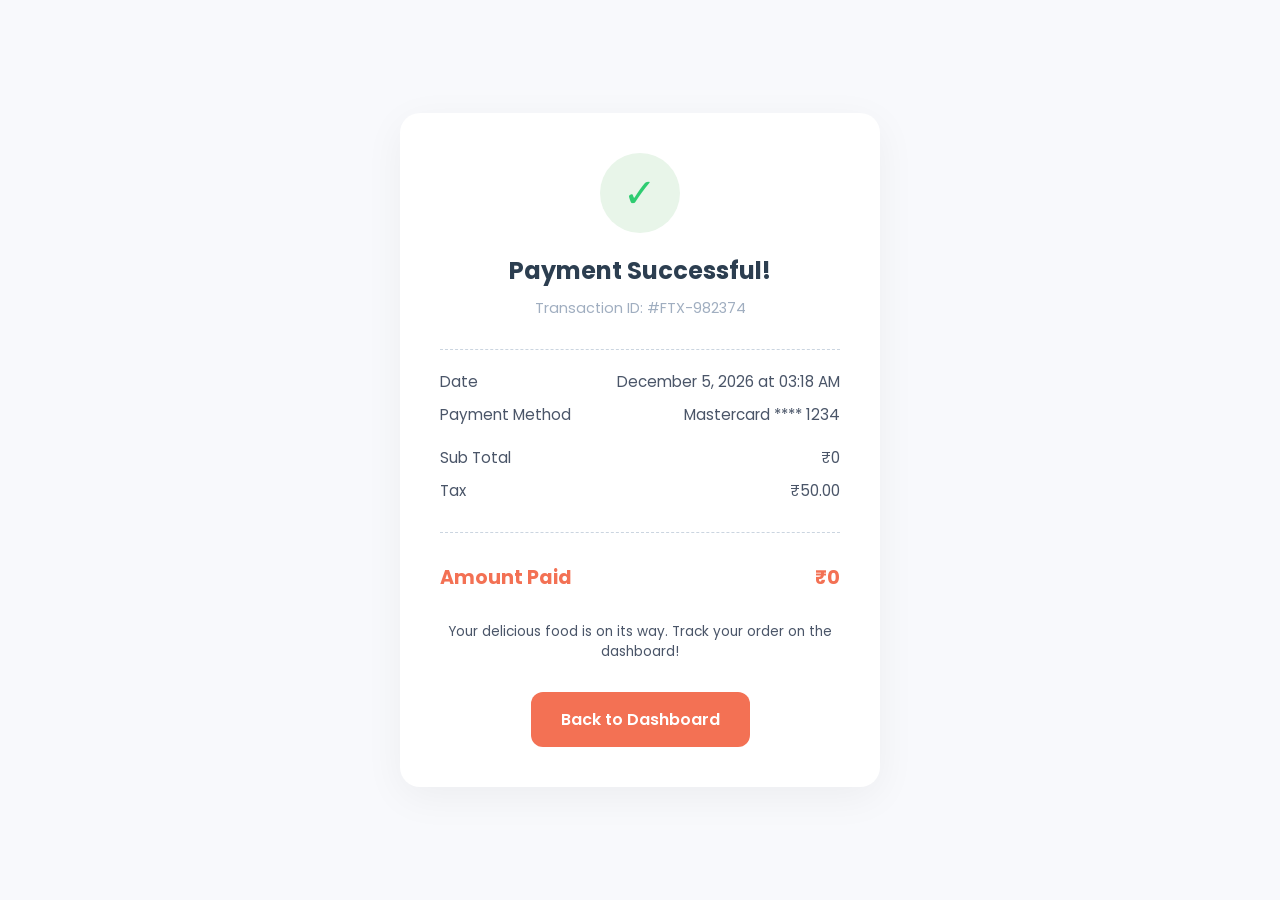
<file: templates/payment_success.html>
<!DOCTYPE html>
<html lang="en">
<head>
    <meta charset="UTF-8">
    <meta name="viewport" content="width=device-width, initial-scale=1.0">
    <title>Payment Successful - FoodTrack</title>
    <link href="https://fonts.googleapis.com/css2?family=Poppins:wght@400;500;600;700&display=swap" rel="stylesheet">
    <style>
        :root {
            --primary-color: #f37154;
            --light-bg: #f8f9fc;
            --dark-color: #2c3e50;
            --text-color: #4a5568;
        }
        body {
            font-family: 'Poppins', sans-serif;
            background-color: var(--light-bg);
            margin: 0;
            display: flex;
            justify-content: center;
            align-items: center;
            height: 100vh;
            color: var(--text-color);
        }
        .receipt-card {
            background: white;
            padding: 40px;
            border-radius: 20px;
            box-shadow: 0 10px 40px rgba(0,0,0,0.05);
            text-align: center;
            max-width: 400px;
            width: 100%;
        }
        .success-icon {
            width: 80px;
            height: 80px;
            background: #e8f5e9;
            color: #2ecc71;
            border-radius: 50%;
            display: flex;
            align-items: center;
            justify-content: center;
            font-size: 40px;
            margin: 0 auto 20px;
        }
        h2 { margin: 0 0 10px; color: var(--dark-color); }
        .order-id { font-size: 0.9rem; color: #a0aec0; margin-bottom: 30px; }
        .receipt-details {
            border-top: 1px dashed #cbd5e0;
            border-bottom: 1px dashed #cbd5e0;
            padding: 20px 0;
            margin-bottom: 30px;
            text-align: left;
        }
        .row {
            display: flex; justify-content: space-between; margin-bottom: 10px; font-size: 0.95rem;
        }
        .total-row {
            display: flex; justify-content: space-between; font-weight: 700; font-size: 1.2rem; color: var(--primary-color);
        }
        .btn-home {
            background: var(--primary-color);
            color: white;
            border: none;
            padding: 15px 30px;
            border-radius: 12px;
            font-size: 1rem;
            font-weight: 600;
            cursor: pointer;
            text-decoration: none;
            display: inline-block;
            transition: transform 0.2s;
        }
        .btn-home:hover { transform: translateY(-2px); }
    </style>
</head>
<body>
    <div class="receipt-card">
        <div class="success-icon">✓</div>
        <h2>Payment Successful!</h2>
        <div class="order-id">Transaction ID: #FTX-982374</div>
        
        <div class="receipt-details">
            <div class="row">
                <span>Date</span>
                <span id="dateStr">Today</span>
            </div>
            <div class="row">
                <span>Payment Method</span>
                <span>Mastercard **** 1234</span>
            </div>
            <div class="row" style="margin-top:20px;">
                <span>Sub Total</span>
                <span id="receiptSubTotal">₹0</span>
            </div>
            <div class="row">
                <span>Tax</span>
                <span>₹50.00</span>
            </div>
        </div>
        
        <div class="total-row">
            <span>Amount Paid</span>
            <span id="receiptTotal">₹0</span>
        </div>

        <p style="font-size: 0.85rem; margin: 30px 0;">Your delicious food is on its way. Track your order on the dashboard!</p>
        <a href="/" class="btn-home">Back to Dashboard</a>
    </div>

    <script>
        // Grab totals from URL parameters if passed, or fallback
        const urlParams = new URLSearchParams(window.location.search);
        const total = urlParams.get('total') || '0';
        const sub = urlParams.get('sub') || '0';
        
        document.getElementById('receiptTotal').textContent = '₹' + total;
        document.getElementById('receiptSubTotal').textContent = '₹' + sub;
        
        const dateStr = new Date().toLocaleDateString('en-US', { year: 'numeric', month: 'long', day: 'numeric', hour: '2-digit', minute: '2-digit' });
        document.getElementById('dateStr').textContent = dateStr;
    </script>
</body>
</html>
</file>
